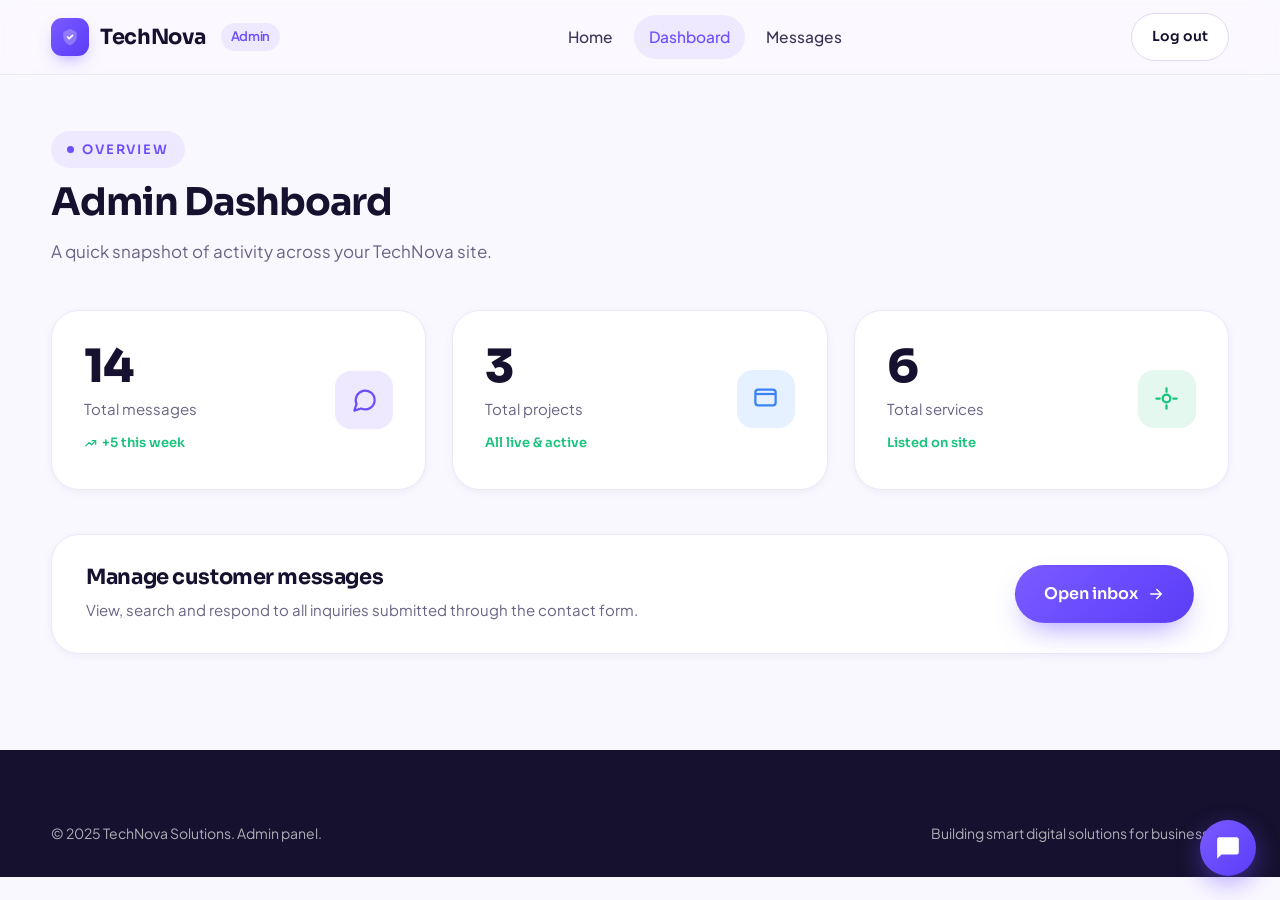
<file: admin.html>
<!DOCTYPE html>
<html lang="en">
<head>
<meta charset="UTF-8">
<meta name="viewport" content="width=device-width, initial-scale=1.0">
<title>Admin Dashboard — TechNova Solutions</title>
<link rel="preconnect" href="https://fonts.googleapis.com">
<link rel="preconnect" href="https://fonts.gstatic.com" crossorigin>
<link href="https://fonts.googleapis.com/css2?family=Sora:wght@400;500;600;700;800&family=Plus+Jakarta+Sans:wght@400;500;600;700&display=swap" rel="stylesheet">
<link rel="stylesheet" href="styles.css">
<style>
  .kpi{ display:flex; align-items:center; justify-content:space-between; }
  .kpi .feat-icon{ margin:0; }
  .kpi .v{ font-family:var(--font-head); font-weight:800; font-size:46px; color:var(--ink); letter-spacing:-.03em; line-height:1; }
  .kpi .k{ color:var(--body); font-size:15px; margin-top:8px; }
  .delta{ font-size:13px; font-weight:600; font-family:var(--font-head); color:var(--accent-2); display:inline-flex; gap:4px; align-items:center; margin-top:10px; }
</style>
</head>
<body>

<header class="nav">
  <div class="container nav-inner">
    <a href="index.html" class="brand">
      <span class="brand-mark"><svg viewBox="0 0 24 24" fill="none"><path d="M12 2 4 6v6c0 5 3.5 8 8 10 4.5-2 8-5 8-10V6l-8-4Z" fill="currentColor" opacity=".25"/><path d="m9 12 2 2 4-4" stroke="currentColor" stroke-width="2" stroke-linecap="round" stroke-linejoin="round"/></svg></span>
      TechNova <span style="font-family:var(--font-body);font-weight:600;font-size:13px;color:var(--primary);background:var(--primary-soft);padding:3px 10px;border-radius:999px;margin-left:4px">Admin</span>
    </a>
    <nav class="nav-links">
      <a href="index.html">Home</a>
      <a href="admin.html" class="active">Dashboard</a>
      <a href="messages.html">Messages</a>
    </nav>
    <div class="nav-cta"><a href="login.html" class="btn btn-ghost btn-sm">Log out</a></div>
  </div>
</header>

<section class="section" style="padding-top:56px">
  <div class="container">
    <span class="eyebrow">Overview</span>
    <h1 class="h-sec mt-s" style="font-size:38px">Admin Dashboard</h1>
    <p class="lead mt-s" style="max-width:560px">A quick snapshot of activity across your TechNova site.</p>

    <div class="grid grid-3 mt-l">
      <div class="card tint-1">
        <div class="kpi"><div><div class="v">14</div><div class="k">Total messages</div><div class="delta"><svg viewBox="0 0 24 24" width="14" height="14" fill="none"><path d="M3 17l6-6 4 4 7-7" stroke="currentColor" stroke-width="2.2" stroke-linecap="round" stroke-linejoin="round"/><path d="M14 8h6v6" stroke="currentColor" stroke-width="2.2" stroke-linecap="round" stroke-linejoin="round"/></svg> +5 this week</div></div>
          <div class="feat-icon"><svg viewBox="0 0 24 24" fill="none"><path d="M21 11.5a8.4 8.4 0 0 1-12 7.6L3 21l1.9-6A8.4 8.4 0 1 1 21 11.5Z" stroke="currentColor" stroke-width="2" stroke-linejoin="round"/></svg></div>
        </div>
      </div>
      <div class="card tint-4">
        <div class="kpi"><div><div class="v">3</div><div class="k">Total projects</div><div class="delta">All live &amp; active</div></div>
          <div class="feat-icon"><svg viewBox="0 0 24 24" fill="none"><rect x="3" y="4" width="18" height="14" rx="2.5" stroke="currentColor" stroke-width="2"/><path d="M3 8h18" stroke="currentColor" stroke-width="2"/></svg></div>
        </div>
      </div>
      <div class="card tint-3">
        <div class="kpi"><div><div class="v">6</div><div class="k">Total services</div><div class="delta">Listed on site</div></div>
          <div class="feat-icon"><svg viewBox="0 0 24 24" fill="none"><path d="M12 3v3m0 12v3M3 12h3m12 0h3" stroke="currentColor" stroke-width="2" stroke-linecap="round"/><circle cx="12" cy="12" r="3.4" stroke="currentColor" stroke-width="2"/></svg></div>
        </div>
      </div>
    </div>

    <div class="card mt-l" style="padding:30px 34px">
      <div style="display:flex;align-items:center;justify-content:space-between;flex-wrap:wrap;gap:16px">
        <div>
          <h3 style="font-size:21px">Manage customer messages</h3>
          <p style="color:var(--body);margin-top:6px;font-size:15px">View, search and respond to all inquiries submitted through the contact form.</p>
        </div>
        <a href="messages.html" class="btn btn-primary">Open inbox
          <svg viewBox="0 0 24 24" fill="none"><path d="M5 12h14m-6-6 6 6-6 6" stroke="currentColor" stroke-width="2" stroke-linecap="round" stroke-linejoin="round"/></svg>
        </a>
      </div>
    </div>
  </div>
</section>

<footer class="footer">
  <div class="container">
    <div class="foot-bottom" style="margin-top:0;border:none;padding-top:0">
      <span>© 2025 TechNova Solutions. Admin panel.</span>
      <span>Building smart digital solutions for businesses.</span>
    </div>
  </div>
</footer>

<script src="chatbot.js"></script>
</body>
</html>
</file>
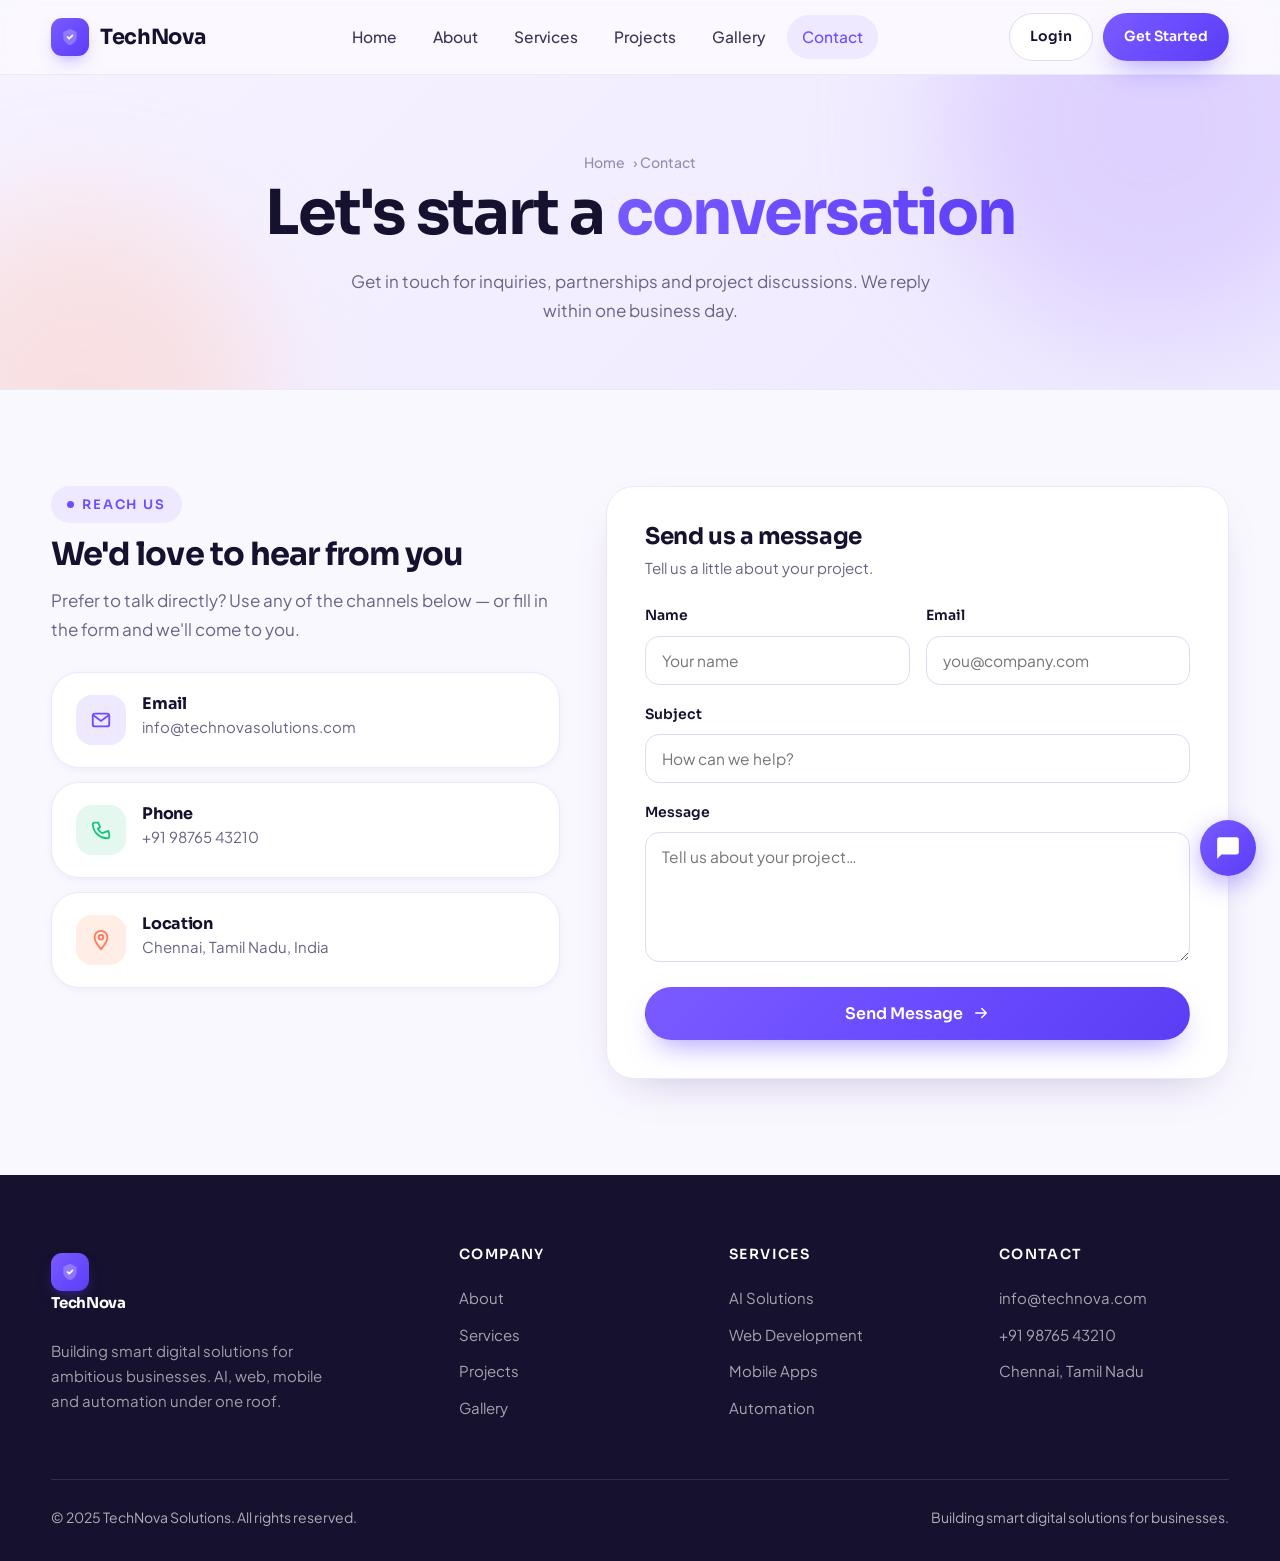
<file: contact.html>
<!DOCTYPE html>
<html lang="en">
<head>
<meta charset="UTF-8">
<meta name="viewport" content="width=device-width, initial-scale=1.0">
<title>Contact — TechNova Solutions</title>
<link rel="preconnect" href="https://fonts.googleapis.com">
<link rel="preconnect" href="https://fonts.gstatic.com" crossorigin>
<link href="https://fonts.googleapis.com/css2?family=Sora:wght@400;500;600;700;800&family=Plus+Jakarta+Sans:wght@400;500;600;700&display=swap" rel="stylesheet">
<link rel="stylesheet" href="styles.css">
<style>
  .contact-grid{ display:grid; grid-template-columns:.9fr 1.1fr; gap:46px; align-items:start; }
  .info-card{ display:flex; gap:16px; align-items:flex-start; padding:22px 24px; }
  .info-card .feat-icon{ margin:0; width:50px; height:50px; }
  .info-card .feat-icon svg{ width:22px; height:22px; }
  .info-card h3{ font-size:16px; margin:0 0 3px; }
  .info-card p{ color:var(--body); font-size:15px; margin:0; }
  .form-card{ background:var(--surface); border:1px solid var(--border); border-radius:var(--r-lg); padding:38px; box-shadow:var(--sh-card); }
  .row2{ display:grid; grid-template-columns:1fr 1fr; gap:16px; }
  @media (max-width:860px){ .contact-grid{ grid-template-columns:1fr; gap:32px; } .row2{ grid-template-columns:1fr; } }
  .toast{ position:fixed; top:22px; right:22px; z-index:80; background:var(--ink); color:#fff; padding:16px 20px; border-radius:14px; box-shadow:var(--sh-lg); display:none; align-items:center; gap:12px; font-size:15px; }
  .toast .tick{ width:30px; height:30px; border-radius:50%; background:var(--accent-2); display:grid; place-items:center; flex:none; }
  .toast .tick svg{ width:16px; height:16px; }
  .toast button{ background:none; border:none; color:rgba(255,255,255,.6); font-size:20px; cursor:pointer; margin-left:6px; }
</style>
</head>
<body>

<header class="nav">
  <div class="container nav-inner">
    <a href="index.html" class="brand">
      <span class="brand-mark"><svg viewBox="0 0 24 24" fill="none"><path d="M12 2 4 6v6c0 5 3.5 8 8 10 4.5-2 8-5 8-10V6l-8-4Z" fill="currentColor" opacity=".25"/><path d="m9 12 2 2 4-4" stroke="currentColor" stroke-width="2" stroke-linecap="round" stroke-linejoin="round"/></svg></span>
      TechNova
    </a>
    <nav class="nav-links">
      <a href="index.html">Home</a>
      <a href="about.html">About</a>
      <a href="services.html">Services</a>
      <a href="projects.html">Projects</a>
      <a href="gallery.html">Gallery</a>
      <a href="contact.html" class="active">Contact</a>
    </nav>
    <div class="nav-cta">
      <a href="/login" class="btn btn-ghost btn-sm">Login</a>
      <a href="contact.html" class="btn btn-primary btn-sm">Get Started</a>
    </div>
  </div>
</header>

<section class="page-hero">
  <span class="blob blob-a"></span><span class="blob blob-b"></span>
  <div class="container center">
    <span class="crumb"><a href="index.html">Home</a> › Contact</span>
    <h1 class="h-sec">Let's start a <span class="text-grad">conversation</span></h1>
    <p class="lead">Get in touch for inquiries, partnerships and project discussions. We reply within one business day.</p>
  </div>
</section>

<section class="section">
  <div class="container contact-grid">
    <div>
      <span class="eyebrow">Reach us</span>
      <h2 class="h-sec mt-s" style="font-size:32px">We'd love to hear from you</h2>
      <p class="lead mt-s">Prefer to talk directly? Use any of the channels below — or fill in the form and we'll come to you.</p>
      <div class="grid" style="gap:14px;margin-top:28px">
        <div class="card info-card tint-1">
          <div class="feat-icon"><svg viewBox="0 0 24 24" fill="none"><rect x="3" y="5" width="18" height="14" rx="2.5" stroke="currentColor" stroke-width="2"/><path d="m4 7 8 6 8-6" stroke="currentColor" stroke-width="2" stroke-linecap="round"/></svg></div>
          <div><h3>Email</h3><p>info@technovasolutions.com</p></div>
        </div>
        <div class="card info-card tint-3">
          <div class="feat-icon"><svg viewBox="0 0 24 24" fill="none"><path d="M5 4h4l2 5-2.5 1.5a11 11 0 0 0 5 5L20 13l1 4v2a2 2 0 0 1-2 2A16 16 0 0 1 3 6a2 2 0 0 1 2-2Z" stroke="currentColor" stroke-width="2" stroke-linejoin="round"/></svg></div>
          <div><h3>Phone</h3><p>+91 98765 43210</p></div>
        </div>
        <div class="card info-card tint-2">
          <div class="feat-icon"><svg viewBox="0 0 24 24" fill="none"><path d="M12 2a7 7 0 0 0-7 7c0 5 7 13 7 13s7-8 7-13a7 7 0 0 0-7-7Z" stroke="currentColor" stroke-width="2"/><circle cx="12" cy="9" r="2.5" stroke="currentColor" stroke-width="2"/></svg></div>
          <div><h3>Location</h3><p>Chennai, Tamil Nadu, India</p></div>
        </div>
      </div>
    </div>

    <div class="form-card">
      <h3 style="font-size:23px;margin-bottom:6px">Send us a message</h3>
      <p style="color:var(--body);font-size:15px;margin-bottom:24px">Tell us a little about your project.</p>
      <form id="contactForm" onsubmit="return submitForm(event)">
        <div class="row2">
          <div class="field"><label>Name</label><input type="text" name="name" placeholder="Your name" required></div>
          <div class="field"><label>Email</label><input type="email" name="email" placeholder="you@company.com" required></div>
        </div>
        <div class="field"><label>Subject</label><input type="text" name="subject" placeholder="How can we help?"></div>
        <div class="field"><label>Message</label><textarea name="message" placeholder="Tell us about your project…" required></textarea></div>
        <button type="submit" class="btn btn-primary" style="width:100%">Send Message
          <svg viewBox="0 0 24 24" fill="none"><path d="M5 12h14m-6-6 6 6-6 6" stroke="currentColor" stroke-width="2" stroke-linecap="round" stroke-linejoin="round"/></svg>
        </button>
      </form>
    </div>
  </div>
</section>

<footer class="footer">
  <div class="container">
    <div class="foot-grid">
      <div>
        <a href="index.html" class="brand"><span class="brand-mark"><svg viewBox="0 0 24 24" fill="none"><path d="M12 2 4 6v6c0 5 3.5 8 8 10 4.5-2 8-5 8-10V6l-8-4Z" fill="currentColor" opacity=".25"/><path d="m9 12 2 2 4-4" stroke="currentColor" stroke-width="2" stroke-linecap="round" stroke-linejoin="round"/></svg></span>TechNova</a>
        <p class="blurb">Building smart digital solutions for ambitious businesses. AI, web, mobile and automation under one roof.</p>
      </div>
      <div><h4>Company</h4><a href="about.html">About</a><a href="services.html">Services</a><a href="projects.html">Projects</a><a href="gallery.html">Gallery</a></div>
      <div><h4>Services</h4><a href="services.html">AI Solutions</a><a href="services.html">Web Development</a><a href="services.html">Mobile Apps</a><a href="services.html">Automation</a></div>
      <div><h4>Contact</h4><a href="mailto:info@technova.com">info@technova.com</a><a href="tel:+919876543210">+91 98765 43210</a><a href="contact.html">Chennai, Tamil Nadu</a></div>
    </div>
    <div class="foot-bottom">
      <span>© 2025 TechNova Solutions. All rights reserved.</span>
      <span>Building smart digital solutions for businesses.</span>
    </div>
  </div>
</footer>

<div class="toast" id="toast">
  <span class="tick"><svg viewBox="0 0 24 24" fill="none"><path d="m5 12 4 4 10-10" stroke="#fff" stroke-width="2.5" stroke-linecap="round" stroke-linejoin="round"/></svg></span>
  <span>Message submitted successfully!</span>
  <button onclick="document.getElementById('toast').style.display='none'">×</button>
</div>

<script>
  function submitForm(e){
    e.preventDefault();
    document.getElementById('contactForm').reset();
    var t=document.getElementById('toast'); t.style.display='flex';
    setTimeout(function(){ t.style.display='none'; }, 5000);
    return false;
  }
</script>
<script src="chatbot.js"></script>
</body>
</html>
</file>
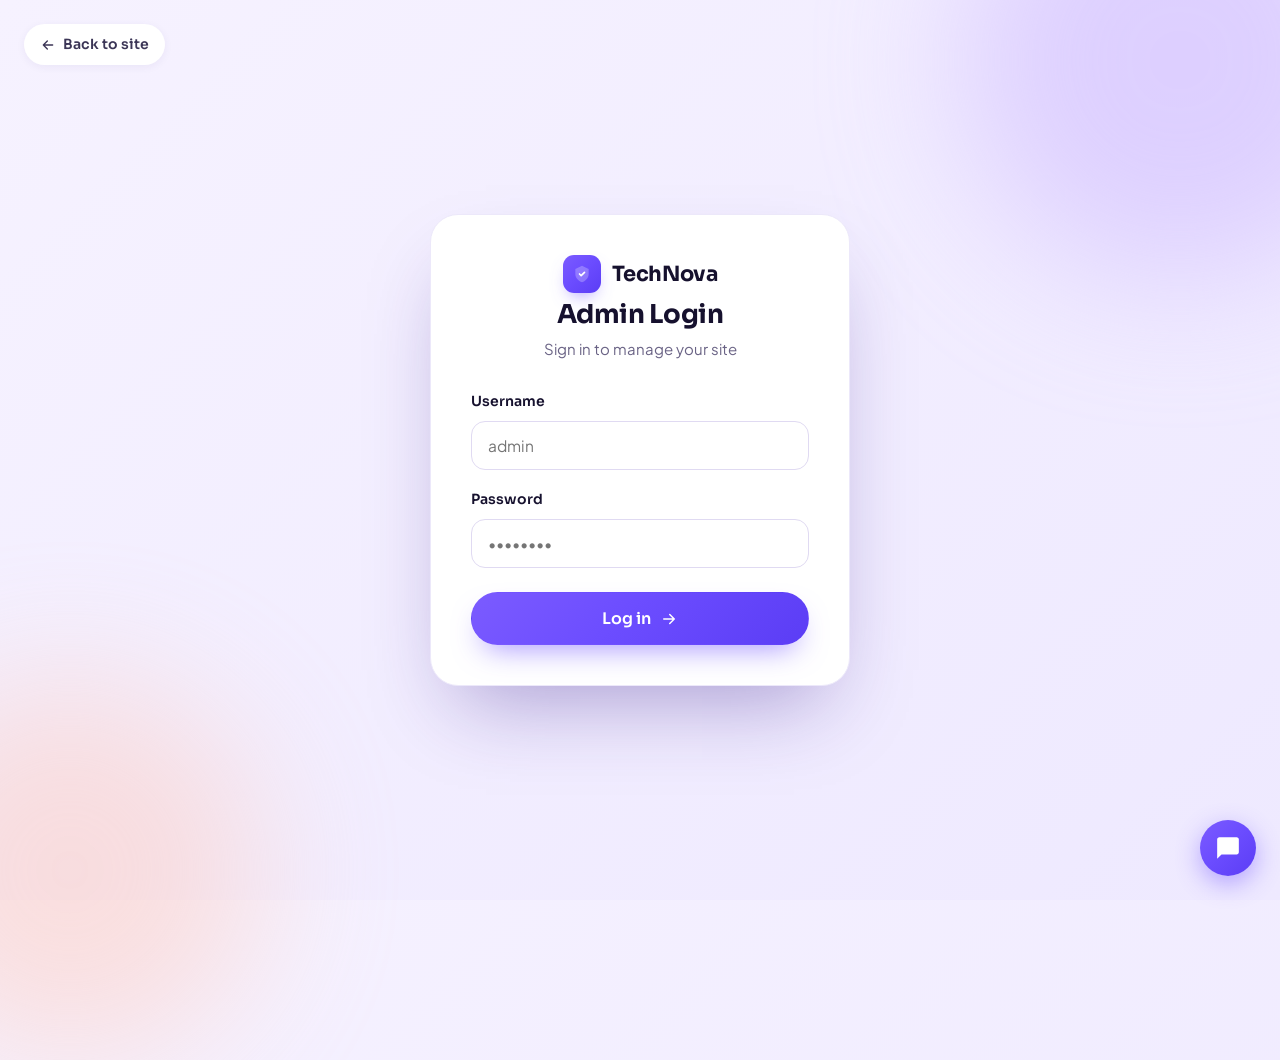
<file: login.html>
<!DOCTYPE html>
<html lang="en">
<head>
<meta charset="UTF-8">
<meta name="viewport" content="width=device-width, initial-scale=1.0">
<title>Admin Login — TechNova Solutions</title>
<link rel="preconnect" href="https://fonts.googleapis.com">
<link rel="preconnect" href="https://fonts.gstatic.com" crossorigin>
<link href="https://fonts.googleapis.com/css2?family=Sora:wght@400;500;600;700;800&family=Plus+Jakarta+Sans:wght@400;500;600;700&display=swap" rel="stylesheet">
<link rel="stylesheet" href="styles.css">
<style>
  body{ min-height:100vh; display:grid; place-items:center; background:var(--grad-soft); position:relative; overflow:hidden; }
  .login-blob{ position:absolute; border-radius:50%; filter:blur(70px); }
  .lb1{ width:440px; height:440px; background:#CDB8FF; top:-160px; right:-120px; opacity:.55; }
  .lb2{ width:380px; height:380px; background:#FFC8B8; bottom:-160px; left:-120px; opacity:.45; }
  .login-card{ position:relative; z-index:1; width:min(420px,92vw); background:#fff; border:1px solid var(--border); border-radius:var(--r-lg); box-shadow:var(--sh-lg); padding:40px; }
  .login-card .brand{ justify-content:center; margin-bottom:8px; }
  .login-card h1{ font-size:26px; text-align:center; }
  .login-card .sub{ text-align:center; color:var(--body); font-size:15px; margin:8px 0 28px; }
  .back{ position:absolute; top:24px; left:24px; z-index:2; display:inline-flex; align-items:center; gap:7px; font-family:var(--font-head); font-weight:600; font-size:14px; color:var(--ink-2); background:#fff; padding:9px 16px; border-radius:999px; box-shadow:var(--sh-sm); }
  .back:hover{ color:var(--primary); }
</style>
</head>
<body>
<span class="login-blob lb1"></span><span class="login-blob lb2"></span>
<a href="index.html" class="back"><svg viewBox="0 0 24 24" width="16" height="16" fill="none"><path d="M19 12H5m6-6-6 6 6 6" stroke="currentColor" stroke-width="2" stroke-linecap="round" stroke-linejoin="round"/></svg> Back to site</a>

<div class="login-card">
  <a href="index.html" class="brand"><span class="brand-mark"><svg viewBox="0 0 24 24" fill="none"><path d="M12 2 4 6v6c0 5 3.5 8 8 10 4.5-2 8-5 8-10V6l-8-4Z" fill="currentColor" opacity=".25"/><path d="m9 12 2 2 4-4" stroke="currentColor" stroke-width="2" stroke-linecap="round" stroke-linejoin="round"/></svg></span>TechNova</a>
  <h1>Admin Login</h1>
  <p class="sub">Sign in to manage your site</p>
  <form onsubmit="event.preventDefault(); window.location.href='admin.html';">
    <div class="field"><label>Username</label><input type="text" name="username" placeholder="admin" required></div>
    <div class="field"><label>Password</label><input type="password" name="password" placeholder="••••••••" required></div>
    <button type="submit" class="btn btn-primary" style="width:100%;margin-top:6px">Log in
      <svg viewBox="0 0 24 24" fill="none"><path d="M5 12h14m-6-6 6 6-6 6" stroke="currentColor" stroke-width="2" stroke-linecap="round" stroke-linejoin="round"/></svg>
    </button>
  </form>
</div>
<script src="chatbot.js"></script>
</body>
</html>
</file>
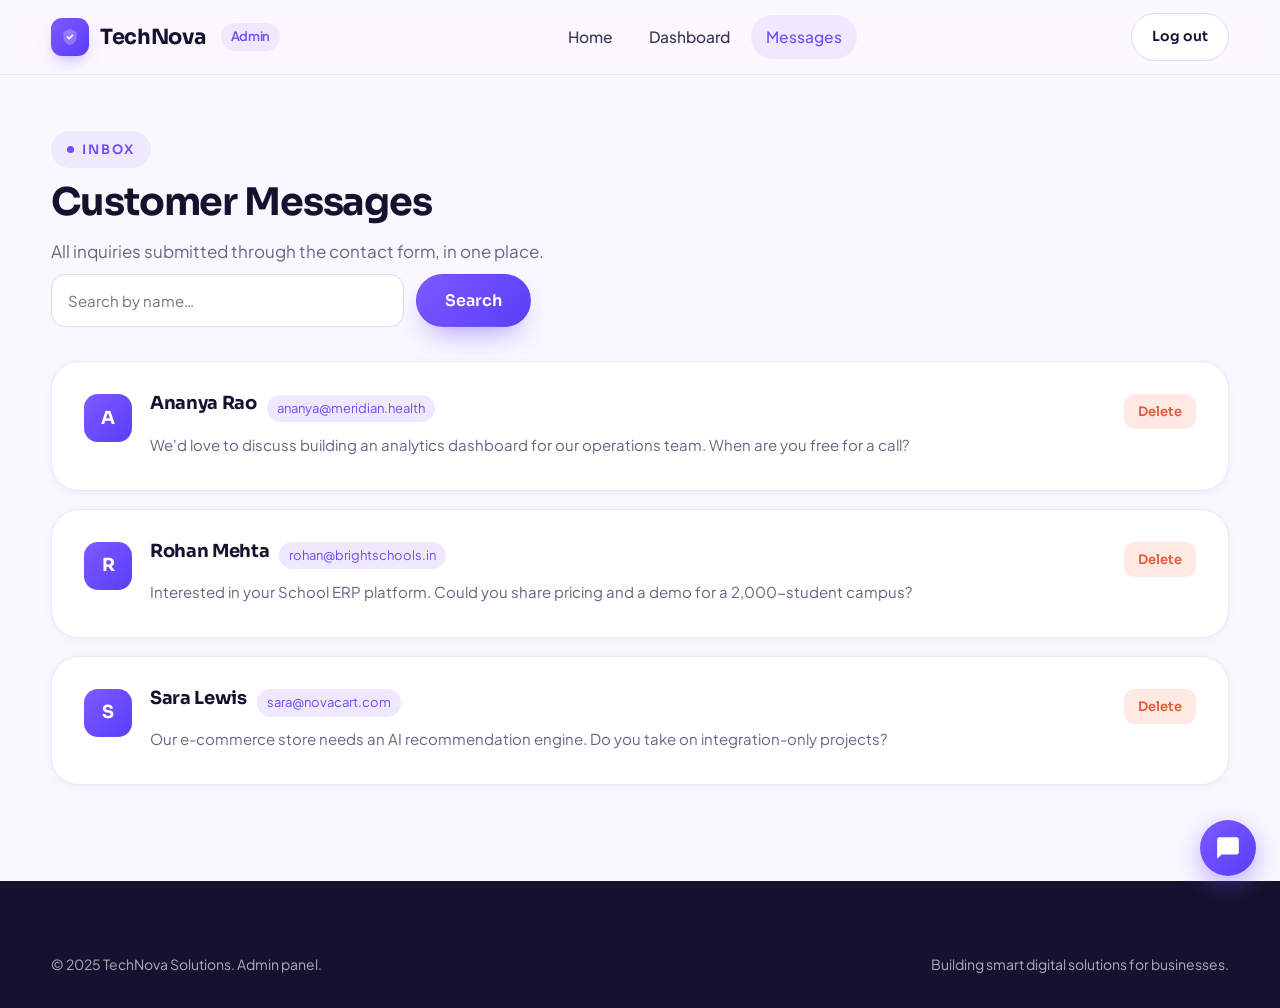
<file: messages.html>
<!DOCTYPE html>
<html lang="en">
<head>
<meta charset="UTF-8">
<meta name="viewport" content="width=device-width, initial-scale=1.0">
<title>Messages — TechNova Solutions</title>
<link rel="preconnect" href="https://fonts.googleapis.com">
<link rel="preconnect" href="https://fonts.gstatic.com" crossorigin>
<link href="https://fonts.googleapis.com/css2?family=Sora:wght@400;500;600;700;800&family=Plus+Jakarta+Sans:wght@400;500;600;700&display=swap" rel="stylesheet">
<link rel="stylesheet" href="styles.css">
<style>
  .search{ display:flex; gap:12px; max-width:480px; margin-top:8px; }
  .search input{ flex:1; padding:13px 16px; border:1.5px solid var(--border-2); border-radius:14px; font-family:var(--font-body); font-size:15px; outline:none; }
  .search input:focus{ border-color:var(--primary); box-shadow:0 0 0 4px var(--primary-soft); }
  .msg-card{ display:flex; gap:18px; align-items:flex-start; }
  .msg-card .av{ width:48px; height:48px; border-radius:14px; background:var(--grad); color:#fff; display:grid; place-items:center; font-family:var(--font-head); font-weight:700; font-size:18px; flex:none; }
  .msg-card .meta{ flex:1; }
  .msg-card .meta .top{ display:flex; align-items:center; gap:10px; flex-wrap:wrap; }
  .msg-card h3{ font-size:18px; }
  .msg-card .email{ font-size:13px; color:var(--primary); background:var(--primary-soft); padding:3px 10px; border-radius:999px; }
  .msg-card .body{ color:var(--body); font-size:15px; margin-top:10px; }
  .msg-card .del{ background:#FFE9E4; color:#E25C39; border:none; border-radius:11px; padding:9px 14px; font-family:var(--font-head); font-weight:600; font-size:13px; cursor:pointer; flex:none; transition:.15s; }
  .msg-card .del:hover{ background:#E25C39; color:#fff; }
</style>
</head>
<body>

<header class="nav">
  <div class="container nav-inner">
    <a href="index.html" class="brand">
      <span class="brand-mark"><svg viewBox="0 0 24 24" fill="none"><path d="M12 2 4 6v6c0 5 3.5 8 8 10 4.5-2 8-5 8-10V6l-8-4Z" fill="currentColor" opacity=".25"/><path d="m9 12 2 2 4-4" stroke="currentColor" stroke-width="2" stroke-linecap="round" stroke-linejoin="round"/></svg></span>
      TechNova <span style="font-family:var(--font-body);font-weight:600;font-size:13px;color:var(--primary);background:var(--primary-soft);padding:3px 10px;border-radius:999px;margin-left:4px">Admin</span>
    </a>
    <nav class="nav-links">
      <a href="index.html">Home</a>
      <a href="admin.html">Dashboard</a>
      <a href="messages.html" class="active">Messages</a>
    </nav>
    <div class="nav-cta"><a href="login.html" class="btn btn-ghost btn-sm">Log out</a></div>
  </div>
</header>

<section class="section" style="padding-top:56px">
  <div class="container">
    <span class="eyebrow">Inbox</span>
    <h1 class="h-sec mt-s" style="font-size:38px">Customer Messages</h1>
    <p class="lead mt-s" style="max-width:560px">All inquiries submitted through the contact form, in one place.</p>
    <div class="search">
      <input type="text" id="q" placeholder="Search by name…" onkeyup="filterMsgs()">
      <button class="btn btn-primary" onclick="filterMsgs()">Search</button>
    </div>

    <div class="grid" style="gap:18px;margin-top:34px" id="list">
      <div class="card msg-card">
        <div class="av">A</div>
        <div class="meta">
          <div class="top"><h3>Ananya Rao</h3><span class="email">ananya@meridian.health</span></div>
          <p class="body">We'd love to discuss building an analytics dashboard for our operations team. When are you free for a call?</p>
        </div>
        <button class="del" onclick="this.closest('.msg-card').remove()">Delete</button>
      </div>
      <div class="card msg-card">
        <div class="av">R</div>
        <div class="meta">
          <div class="top"><h3>Rohan Mehta</h3><span class="email">rohan@brightschools.in</span></div>
          <p class="body">Interested in your School ERP platform. Could you share pricing and a demo for a 2,000-student campus?</p>
        </div>
        <button class="del" onclick="this.closest('.msg-card').remove()">Delete</button>
      </div>
      <div class="card msg-card">
        <div class="av">S</div>
        <div class="meta">
          <div class="top"><h3>Sara Lewis</h3><span class="email">sara@novacart.com</span></div>
          <p class="body">Our e-commerce store needs an AI recommendation engine. Do you take on integration-only projects?</p>
        </div>
        <button class="del" onclick="this.closest('.msg-card').remove()">Delete</button>
      </div>
    </div>
  </div>
</section>

<footer class="footer">
  <div class="container">
    <div class="foot-bottom" style="margin-top:0;border:none;padding-top:0">
      <span>© 2025 TechNova Solutions. Admin panel.</span>
      <span>Building smart digital solutions for businesses.</span>
    </div>
  </div>
</footer>

<script>
  function filterMsgs(){
    var q=document.getElementById('q').value.toLowerCase();
    document.querySelectorAll('#list .msg-card').forEach(function(c){
      var name=c.querySelector('h3').textContent.toLowerCase();
      c.style.display = name.includes(q) ? 'flex' : 'none';
    });
  }
</script>
<script src="chatbot.js"></script>
</body>
</html>
</file>
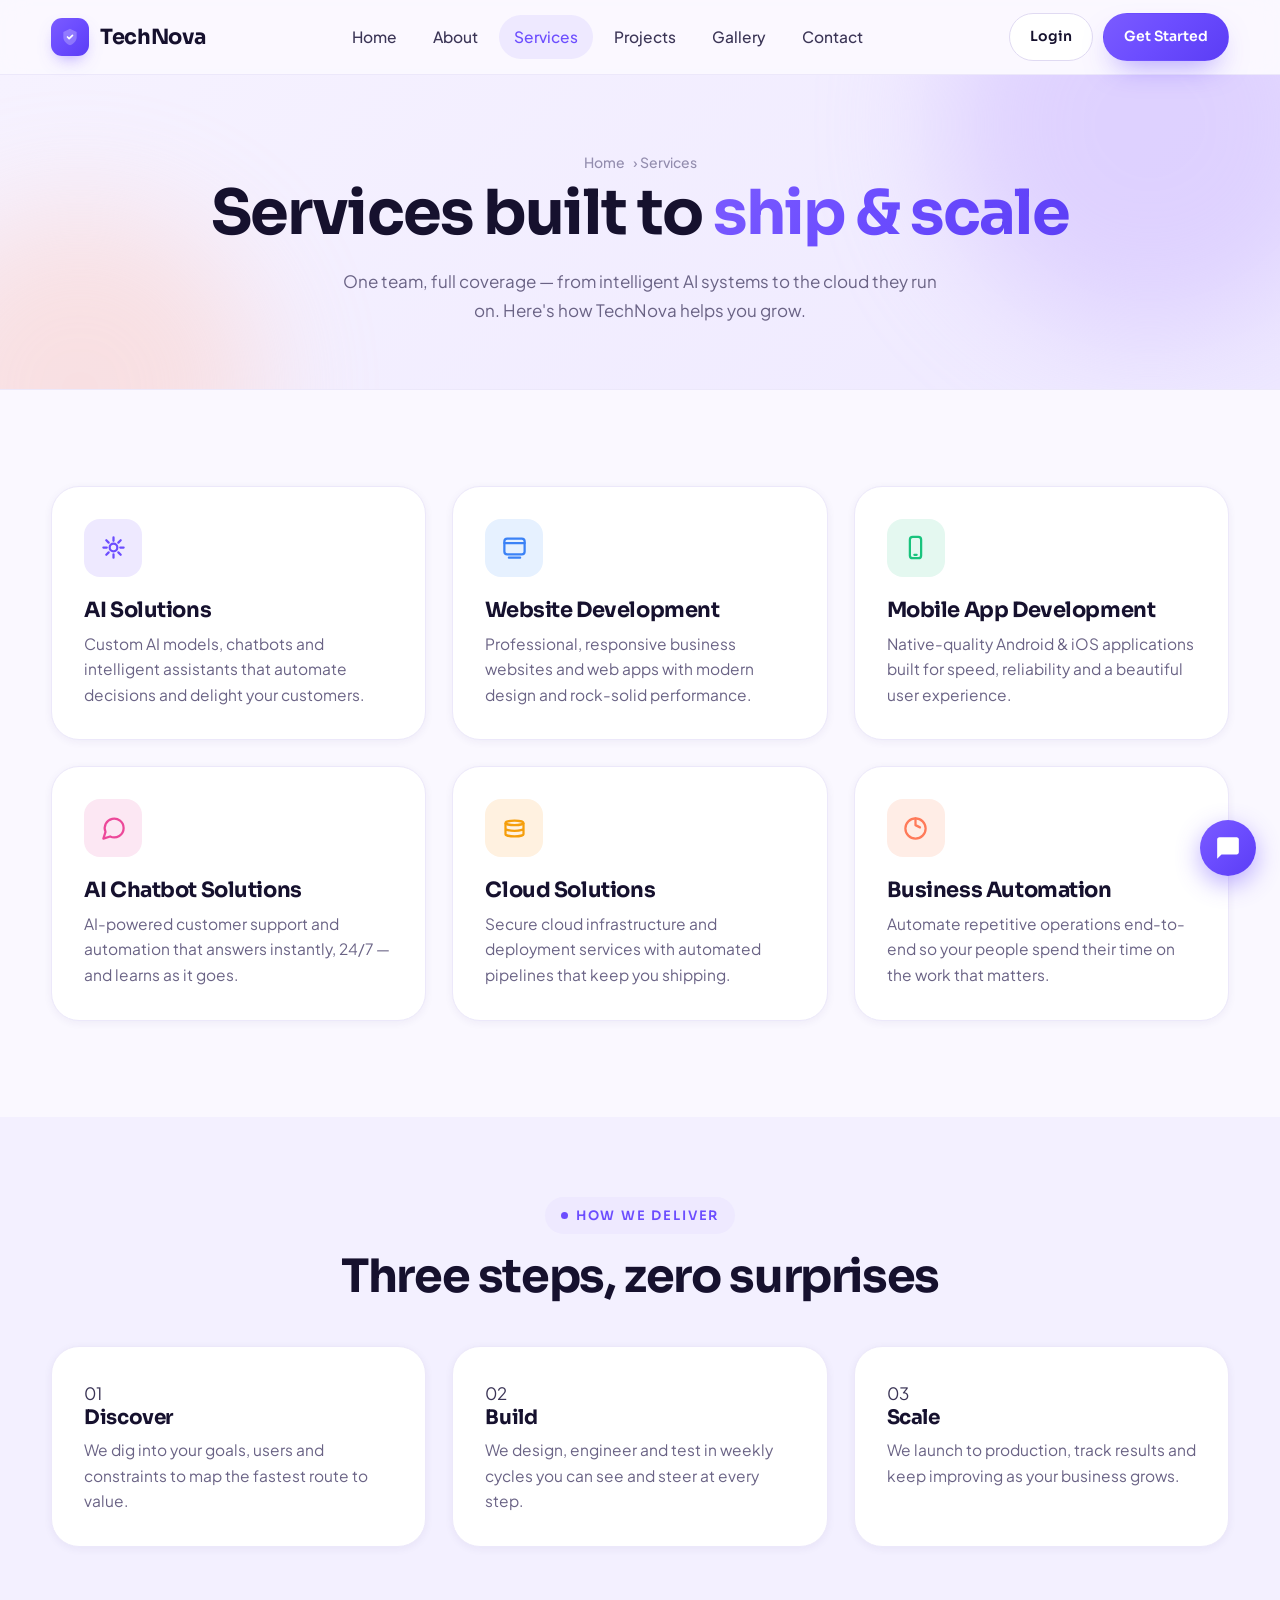
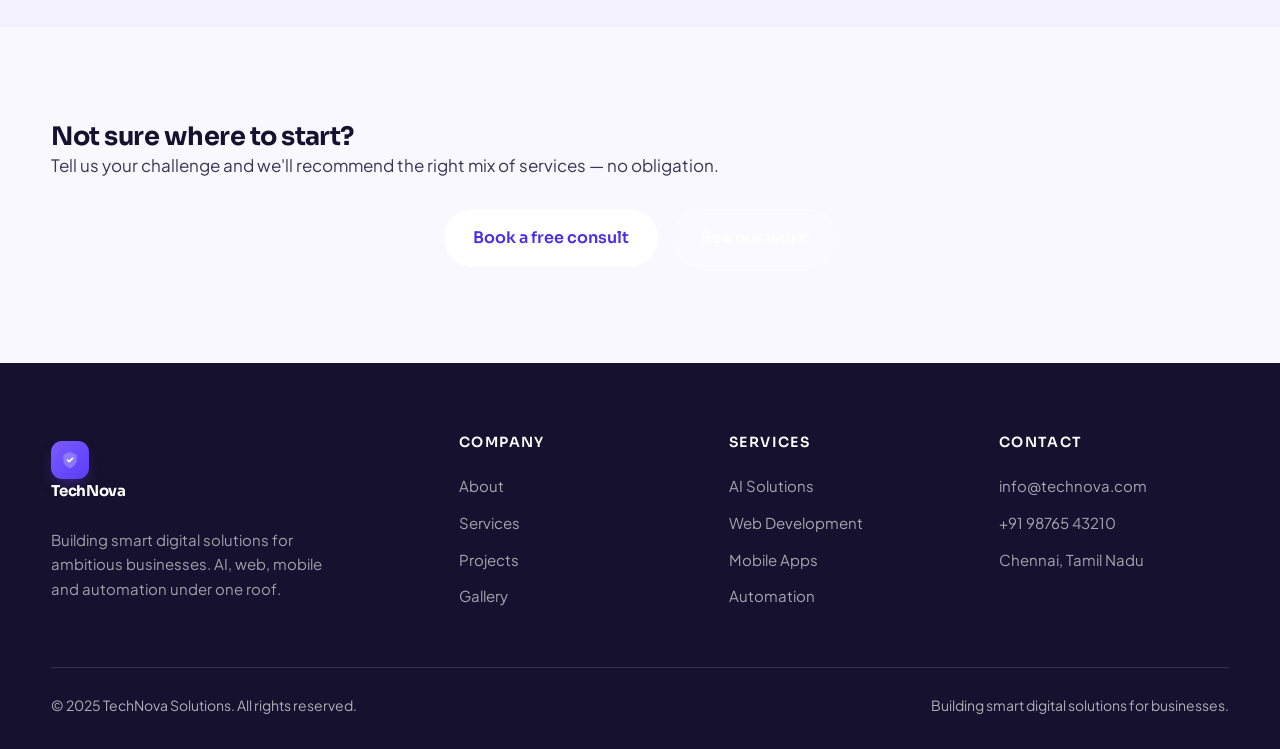
<file: services.html>
<!DOCTYPE html>
<html lang="en">
<head>
<meta charset="UTF-8">
<meta name="viewport" content="width=device-width, initial-scale=1.0">
<title>Services — TechNova Solutions</title>
<link rel="preconnect" href="https://fonts.googleapis.com">
<link rel="preconnect" href="https://fonts.gstatic.com" crossorigin>
<link href="https://fonts.googleapis.com/css2?family=Sora:wght@400;500;600;700;800&family=Plus+Jakarta+Sans:wght@400;500;600;700&display=swap" rel="stylesheet">
<link rel="stylesheet" href="styles.css">
</head>
<body>

<header class="nav">
  <div class="container nav-inner">
    <a href="index.html" class="brand">
      <span class="brand-mark"><svg viewBox="0 0 24 24" fill="none"><path d="M12 2 4 6v6c0 5 3.5 8 8 10 4.5-2 8-5 8-10V6l-8-4Z" fill="currentColor" opacity=".25"/><path d="m9 12 2 2 4-4" stroke="currentColor" stroke-width="2" stroke-linecap="round" stroke-linejoin="round"/></svg></span>
      TechNova
    </a>
    <nav class="nav-links">
      <a href="index.html">Home</a>
      <a href="about.html">About</a>
      <a href="services.html" class="active">Services</a>
      <a href="projects.html">Projects</a>
      <a href="gallery.html">Gallery</a>
      <a href="contact.html">Contact</a>
    </nav>
    <div class="nav-cta">
      <a href="/login" class="btn btn-ghost btn-sm">Login</a>
      <a href="contact.html" class="btn btn-primary btn-sm">Get Started</a>
    </div>
  </div>
</header>

<section class="page-hero">
  <span class="blob blob-a"></span><span class="blob blob-b"></span>
  <div class="container center">
    <span class="crumb"><a href="index.html">Home</a> › Services</span>
    <h1 class="h-sec">Services built to <span class="text-grad">ship &amp; scale</span></h1>
    <p class="lead">One team, full coverage — from intelligent AI systems to the cloud they run on. Here's how TechNova helps you grow.</p>
  </div>
</section>

<section class="section">
  <div class="container">
    <div class="grid grid-3">
      <div class="card tint-1 reveal">
        <div class="feat-icon"><svg viewBox="0 0 24 24" fill="none"><path d="M12 3v3m0 12v3M3 12h3m12 0h3M5.6 5.6l2.1 2.1m8.6 8.6 2.1 2.1m0-12.8-2.1 2.1M7.7 16.3l-2.1 2.1" stroke="currentColor" stroke-width="2" stroke-linecap="round"/><circle cx="12" cy="12" r="3.4" stroke="currentColor" stroke-width="2"/></svg></div>
        <h3>AI Solutions</h3>
        <p>Custom AI models, chatbots and intelligent assistants that automate decisions and delight your customers.</p>
      </div>
      <div class="card tint-4 reveal">
        <div class="feat-icon"><svg viewBox="0 0 24 24" fill="none"><rect x="3" y="4" width="18" height="14" rx="2.5" stroke="currentColor" stroke-width="2"/><path d="M3 8h18M7 21h10" stroke="currentColor" stroke-width="2" stroke-linecap="round"/></svg></div>
        <h3>Website Development</h3>
        <p>Professional, responsive business websites and web apps with modern design and rock-solid performance.</p>
      </div>
      <div class="card tint-3 reveal">
        <div class="feat-icon"><svg viewBox="0 0 24 24" fill="none"><rect x="7" y="2.5" width="10" height="19" rx="2.5" stroke="currentColor" stroke-width="2"/><path d="M11 18.5h2" stroke="currentColor" stroke-width="2" stroke-linecap="round"/></svg></div>
        <h3>Mobile App Development</h3>
        <p>Native-quality Android &amp; iOS applications built for speed, reliability and a beautiful user experience.</p>
      </div>
      <div class="card tint-6 reveal">
        <div class="feat-icon"><svg viewBox="0 0 24 24" fill="none"><path d="M21 11.5a8.4 8.4 0 0 1-12 7.6L3 21l1.9-6A8.4 8.4 0 1 1 21 11.5Z" stroke="currentColor" stroke-width="2" stroke-linejoin="round"/></svg></div>
        <h3>AI Chatbot Solutions</h3>
        <p>AI-powered customer support and automation that answers instantly, 24/7 — and learns as it goes.</p>
      </div>
      <div class="card tint-5 reveal">
        <div class="feat-icon"><svg viewBox="0 0 24 24" fill="none"><path d="M4 7c0-1.1 3.6-2 8-2s8 .9 8 2-3.6 2-8 2-8-.9-8-2Z" stroke="currentColor" stroke-width="2"/><path d="M4 7v10c0 1.1 3.6 2 8 2s8-.9 8-2V7M4 12c0 1.1 3.6 2 8 2s8-.9 8-2" stroke="currentColor" stroke-width="2"/></svg></div>
        <h3>Cloud Solutions</h3>
        <p>Secure cloud infrastructure and deployment services with automated pipelines that keep you shipping.</p>
      </div>
      <div class="card tint-2 reveal">
        <div class="feat-icon"><svg viewBox="0 0 24 24" fill="none"><path d="M12 3v6l4 2" stroke="currentColor" stroke-width="2" stroke-linecap="round" stroke-linejoin="round"/><circle cx="12" cy="12" r="9" stroke="currentColor" stroke-width="2"/></svg></div>
        <h3>Business Automation</h3>
        <p>Automate repetitive operations end-to-end so your people spend their time on the work that matters.</p>
      </div>
    </div>
  </div>
</section>

<!-- PROCESS STRIP -->
<section class="section" style="background:var(--lilac);padding-top:80px;padding-bottom:80px">
  <div class="container">
    <div class="sec-head center reveal">
      <span class="eyebrow">How we deliver</span>
      <h2 class="h-sec">Three steps, zero surprises</h2>
    </div>
    <div class="grid grid-3 mt-l">
      <div class="card reveal"><div class="step-num">01</div><h3 style="font-size:20px">Discover</h3><p style="color:var(--body);margin-top:8px">We dig into your goals, users and constraints to map the fastest route to value.</p></div>
      <div class="card reveal"><div class="step-num">02</div><h3 style="font-size:20px">Build</h3><p style="color:var(--body);margin-top:8px">We design, engineer and test in weekly cycles you can see and steer at every step.</p></div>
      <div class="card reveal"><div class="step-num">03</div><h3 style="font-size:20px">Scale</h3><p style="color:var(--body);margin-top:8px">We launch to production, track results and keep improving as your business grows.</p></div>
    </div>
  </div>
</section>

<!-- CTA -->
<section class="section">
  <div class="container">
    <div class="cta">
      <h2>Not sure where to start?</h2>
      <p>Tell us your challenge and we'll recommend the right mix of services — no obligation.</p>
      <div class="hero-cta" style="display:flex;gap:14px;justify-content:center;flex-wrap:wrap;position:relative;z-index:1;margin-top:30px">
        <a href="contact.html" class="btn btn-white">Book a free consult</a>
        <a href="projects.html" class="btn btn-light">See our work</a>
      </div>
    </div>
  </div>
</section>

<footer class="footer">
  <div class="container">
    <div class="foot-grid">
      <div>
        <a href="index.html" class="brand"><span class="brand-mark"><svg viewBox="0 0 24 24" fill="none"><path d="M12 2 4 6v6c0 5 3.5 8 8 10 4.5-2 8-5 8-10V6l-8-4Z" fill="currentColor" opacity=".25"/><path d="m9 12 2 2 4-4" stroke="currentColor" stroke-width="2" stroke-linecap="round" stroke-linejoin="round"/></svg></span>TechNova</a>
        <p class="blurb">Building smart digital solutions for ambitious businesses. AI, web, mobile and automation under one roof.</p>
      </div>
      <div><h4>Company</h4><a href="about.html">About</a><a href="services.html">Services</a><a href="projects.html">Projects</a><a href="gallery.html">Gallery</a></div>
      <div><h4>Services</h4><a href="services.html">AI Solutions</a><a href="services.html">Web Development</a><a href="services.html">Mobile Apps</a><a href="services.html">Automation</a></div>
      <div><h4>Contact</h4><a href="mailto:info@technova.com">info@technova.com</a><a href="tel:+919876543210">+91 98765 43210</a><a href="contact.html">Chennai, Tamil Nadu</a></div>
    </div>
    <div class="foot-bottom">
      <span>© 2025 TechNova Solutions. All rights reserved.</span>
      <span>Building smart digital solutions for businesses.</span>
    </div>
  </div>
</footer>

<script>
  var io=new IntersectionObserver(function(es){es.forEach(function(e){if(e.isIntersecting){e.target.classList.add('in');io.unobserve(e.target);}})},{threshold:.14});
  document.querySelectorAll('.reveal').forEach(function(el){io.observe(el)});
</script>
<script src="chatbot.js"></script>
</body>
</html>
</file>
<file: styles.css>
/* ===========================================================
   TechNova Solutions — Marketing site design system
   Vibrant violet "marketing app" aesthetic
   =========================================================== */

:root{
  /* Brand */
  --primary:        #6C4DFF;
  --primary-deep:   #4B2EE6;
  --primary-soft:   #EEE9FF;
  --accent:         #FF7A59;   /* coral highlight */
  --accent-2:       #19C37D;   /* green success */

  /* Ink + text */
  --ink:    #16112E;
  --ink-2:  #3B3556;
  --body:   #6A6385;
  --muted:  #938DAE;

  /* Surfaces */
  --bg:        #FAF8FF;
  --surface:   #FFFFFF;
  --lilac:     #F3F0FF;
  --lilac-2:   #E9E3FF;
  --border:    #ECE8FA;
  --border-2:  #E0DAF2;

  /* Gradient */
  --grad: linear-gradient(135deg, #7B5BFF 0%, #6C4DFF 45%, #5B3DF5 100%);
  --grad-soft: linear-gradient(135deg, #F6F2FF 0%, #EEE9FF 100%);

  /* Shadows */
  --sh-sm: 0 2px 8px rgba(48,28,120,.06);
  --sh-md: 0 14px 38px -16px rgba(60,36,140,.28);
  --sh-lg: 0 40px 80px -28px rgba(58,33,140,.40);
  --sh-card: 0 18px 50px -24px rgba(48,28,120,.30);

  /* Geometry */
  --r-sm: 12px;
  --r-md: 18px;
  --r-lg: 28px;
  --r-xl: 40px;
  --maxw: 1200px;

  --font-head: 'Sora', system-ui, sans-serif;
  --font-body: 'Plus Jakarta Sans', system-ui, sans-serif;
}

*{ box-sizing:border-box; }
html{ scroll-behavior:smooth; -webkit-text-size-adjust:100%; }
body{
  margin:0;
  font-family:var(--font-body);
  color:var(--ink-2);
  background:var(--bg);
  line-height:1.65;
  font-size:17px;
  -webkit-font-smoothing:antialiased;
  text-rendering:optimizeLegibility;
}
img{ display:block; max-width:100%; }
a{ color:inherit; text-decoration:none; }
h1,h2,h3,h4{ font-family:var(--font-head); color:var(--ink); margin:0; line-height:1.08; letter-spacing:-.02em; font-weight:700; }
p{ margin:0; }

/* ---------- Layout ---------- */
.container{ width:min(var(--maxw), 92vw); margin-inline:auto; }
.section{ padding:96px 0; }
.section-sm{ padding:64px 0; }
.center{ text-align:center; }

.eyebrow{
  display:inline-flex; align-items:center; gap:8px;
  font-family:var(--font-head); font-weight:600;
  font-size:13px; letter-spacing:.14em; text-transform:uppercase;
  color:var(--primary);
  background:var(--primary-soft);
  padding:8px 16px; border-radius:999px;
}
.eyebrow::before{ content:""; width:7px; height:7px; border-radius:50%; background:var(--primary); }

.h-hero{ font-size:clamp(40px, 5.2vw, 70px); line-height:1.02; letter-spacing:-.035em; }
.h-sec{ font-size:clamp(30px, 3.6vw, 46px); letter-spacing:-.03em; }
.lead{ font-size:clamp(17px,1.25vw,19px); color:var(--body); line-height:1.7; }
.text-grad{ background:var(--grad); -webkit-background-clip:text; background-clip:text; color:transparent; }
.text-accent{ color:var(--accent); }

.sec-head{ max-width:660px; }
.sec-head.center{ margin-inline:auto; }
.sec-head .h-sec{ margin:18px 0 0; }
.sec-head p{ margin-top:18px; }

/* ---------- Buttons ---------- */
.btn{
  display:inline-flex; align-items:center; justify-content:center; gap:9px;
  font-family:var(--font-head); font-weight:600; font-size:16px;
  padding:15px 28px; border-radius:999px; cursor:pointer;
  border:1.5px solid transparent; white-space:nowrap;
  transition:transform .18s ease, box-shadow .25s ease, background .2s ease, color .2s ease;
}
.btn svg{ width:18px; height:18px; }
.btn-primary{ background:var(--grad); color:#fff; box-shadow:0 14px 30px -12px rgba(108,77,255,.65); }
.btn-primary:hover{ transform:translateY(-3px); box-shadow:0 22px 42px -14px rgba(108,77,255,.75); }
.btn-dark{ background:var(--ink); color:#fff; }
.btn-dark:hover{ transform:translateY(-3px); box-shadow:var(--sh-md); }
.btn-ghost{ background:#fff; color:var(--ink); border-color:var(--border-2); }
.btn-ghost:hover{ border-color:var(--primary); color:var(--primary); transform:translateY(-3px); }
.btn-light{ background:rgba(255,255,255,.16); color:#fff; border-color:rgba(255,255,255,.28); }
.btn-light:hover{ background:rgba(255,255,255,.26); transform:translateY(-3px); }
.btn-white{ background:#fff; color:var(--primary-deep); }
.btn-white:hover{ transform:translateY(-3px); box-shadow:0 18px 40px -16px rgba(0,0,0,.4); }
.btn-sm{ padding:11px 20px; font-size:14px; }

/* ---------- Navbar ---------- */
.nav{
  position:sticky; top:0; z-index:50;
  background:rgba(250,248,255,.82);
  backdrop-filter:saturate(160%) blur(14px);
  border-bottom:1px solid var(--border);
}
.nav-inner{ display:flex; align-items:center; justify-content:space-between; height:74px; gap:24px; }
.brand{ display:flex; align-items:center; gap:11px; font-family:var(--font-head); font-weight:700; font-size:21px; color:var(--ink); letter-spacing:-.02em; }
.brand-mark{
  width:38px; height:38px; border-radius:11px; background:var(--grad);
  display:grid; place-items:center; color:#fff; box-shadow:0 8px 18px -8px rgba(108,77,255,.7);
  flex:none;
}
.brand-mark svg{ width:20px; height:20px; }
.nav-links{ display:flex; align-items:center; gap:6px; }
.nav-links a{
  font-weight:500; font-size:15.5px; color:var(--ink-2);
  padding:9px 15px; border-radius:999px; transition:.18s;
}
.nav-links a:hover{ color:var(--primary); background:var(--primary-soft); }
.nav-links a.active{ color:var(--primary); background:var(--primary-soft); }
.nav-cta{ display:flex; align-items:center; gap:10px; }
.nav-toggle{ display:none; }

/* ---------- Cards ---------- */
.card{
  background:var(--surface); border:1px solid var(--border);
  border-radius:var(--r-lg); padding:32px; box-shadow:var(--sh-sm);
  transition:transform .22s ease, box-shadow .28s ease, border-color .22s ease;
}
.card:hover{ transform:translateY(-6px); box-shadow:var(--sh-card); border-color:var(--lilac-2); }
.grid{ display:grid; gap:26px; }
.grid-2{ grid-template-columns:repeat(2,1fr); }
.grid-3{ grid-template-columns:repeat(3,1fr); }
.grid-4{ grid-template-columns:repeat(4,1fr); }

.feat-icon{
  width:58px; height:58px; border-radius:16px; display:grid; place-items:center;
  background:var(--primary-soft); color:var(--primary); margin-bottom:22px;
}
.feat-icon svg{ width:27px; height:27px; }
.card h3{ font-size:21px; margin-bottom:9px; }
.card p{ color:var(--body); font-size:15.5px; }

.tint-1 .feat-icon{ background:#EEE9FF; color:#6C4DFF; }
.tint-2 .feat-icon{ background:#FFEDE6; color:#FF7A59; }
.tint-3 .feat-icon{ background:#E4F8F0; color:#19C37D; }
.tint-4 .feat-icon{ background:#E6F1FF; color:#3B82F6; }
.tint-5 .feat-icon{ background:#FFF1E0; color:#F59E0B; }
.tint-6 .feat-icon{ background:#FCE7F3; color:#EC4899; }

/* ---------- Page hero (interior pages) ---------- */
.page-hero{ position:relative; overflow:hidden; padding:72px 0 64px; background:var(--grad-soft); border-bottom:1px solid var(--border); }
.page-hero .container{ position:relative; z-index:1; }
.page-hero .h-sec{ font-size:clamp(38px,5vw,62px); }
.page-hero .lead{ max-width:620px; margin:20px auto 0; }
.blob{ position:absolute; border-radius:50%; filter:blur(60px); opacity:.5; z-index:0; }
.blob-a{ width:420px; height:420px; background:#CDB8FF; top:-160px; right:-80px; }
.blob-b{ width:360px; height:360px; background:#FFC8B8; bottom:-180px; left:-100px; opacity:.4; }
.crumb{ display:inline-flex; gap:8px; align-items:center; color:var(--muted); font-size:14px; font-weight:500; margin-bottom:6px; }
.crumb a:hover{ color:var(--primary); }

/* ---------- Stats ---------- */
.statband{ background:var(--ink); border-radius:var(--r-xl); padding:56px 48px; position:relative; overflow:hidden; }
.statband::after{ content:""; position:absolute; inset:0; background:radial-gradient(900px 300px at 80% -20%, rgba(108,77,255,.5), transparent 60%); }
.statband .grid{ position:relative; z-index:1; }
.stat .n{ font-family:var(--font-head); font-weight:800; font-size:clamp(40px,4.4vw,56px); color:#fff; letter-spacing:-.03em; line-height:1; }
.stat .n .text-accent{ color:#FF9C82; }
.stat .l{ color:rgba(255,255,255,.7); margin-top:10px; font-size:15px; }

/* ---------- Footer ---------- */
.footer{ background:var(--ink); color:rgba(255,255,255,.66); padding:72px 0 32px; }
.footer .brand{ color:#fff; }
.foot-grid{ display:grid; grid-template-columns:1.6fr 1fr 1fr 1fr; gap:40px; }
.footer h4{ color:#fff; font-size:14px; letter-spacing:.1em; text-transform:uppercase; margin-bottom:18px; font-weight:600; }
.footer a{ display:block; padding:6px 0; color:rgba(255,255,255,.62); font-size:15px; transition:.15s; }
.footer a:hover{ color:#fff; }
.footer .blurb{ color:rgba(255,255,255,.6); font-size:15px; margin-top:18px; max-width:300px; }
.foot-bottom{ display:flex; justify-content:space-between; align-items:center; gap:20px; flex-wrap:wrap; margin-top:52px; padding-top:26px; border-top:1px solid rgba(255,255,255,.12); font-size:14px; }
.foot-social{ display:flex; gap:10px; }
.foot-social a{ width:38px; height:38px; border-radius:10px; background:rgba(255,255,255,.08); display:grid; place-items:center; padding:0; }
.foot-social a:hover{ background:var(--primary); }
.foot-social svg{ width:17px; height:17px; }

/* ---------- Forms ---------- */
.field{ display:block; text-align:left; margin-bottom:18px; }
.field label{ display:block; font-family:var(--font-head); font-weight:600; font-size:14px; color:var(--ink); margin-bottom:8px; }
.field input, .field textarea, .field select{
  width:100%; padding:14px 16px; font-family:var(--font-body); font-size:15.5px; color:var(--ink);
  background:var(--surface); border:1.5px solid var(--border-2); border-radius:14px; outline:none;
  transition:.18s;
}
.field input:focus, .field textarea:focus{ border-color:var(--primary); box-shadow:0 0 0 4px var(--primary-soft); }
.field textarea{ resize:vertical; min-height:130px; }

/* ---------- Utilities ---------- */
.pill{ display:inline-flex; align-items:center; gap:7px; font-size:13px; font-weight:600; font-family:var(--font-head); padding:6px 13px; border-radius:999px; background:var(--lilac); color:var(--primary-deep); }
.split{ display:grid; grid-template-columns:1.05fr .95fr; gap:64px; align-items:center; }
.reveal{ opacity:0; transform:translateY(22px); transition:opacity .7s ease, transform .7s cubic-bezier(.2,.7,.2,1); }
.reveal.in{ opacity:1; transform:none; }
.mt-s{ margin-top:14px; } .mt-m{ margin-top:26px; } .mt-l{ margin-top:44px; }

/* ---------- Responsive ---------- */
@media (max-width:980px){
  .split{ grid-template-columns:1fr; gap:40px; }
  .grid-4{ grid-template-columns:repeat(2,1fr); }
  .foot-grid{ grid-template-columns:1fr 1fr; gap:32px; }
  .nav-links{ display:none; }
  .nav-toggle{ display:grid; }
}
@media (max-width:640px){
  .section{ padding:64px 0; }
  .grid-2,.grid-3,.grid-4{ grid-template-columns:1fr; }
  .foot-grid{ grid-template-columns:1fr; }
  .statband{ padding:40px 26px; }
  .btn{ width:100%; }
  .hero-cta .btn{ width:auto; }
}
</file>
